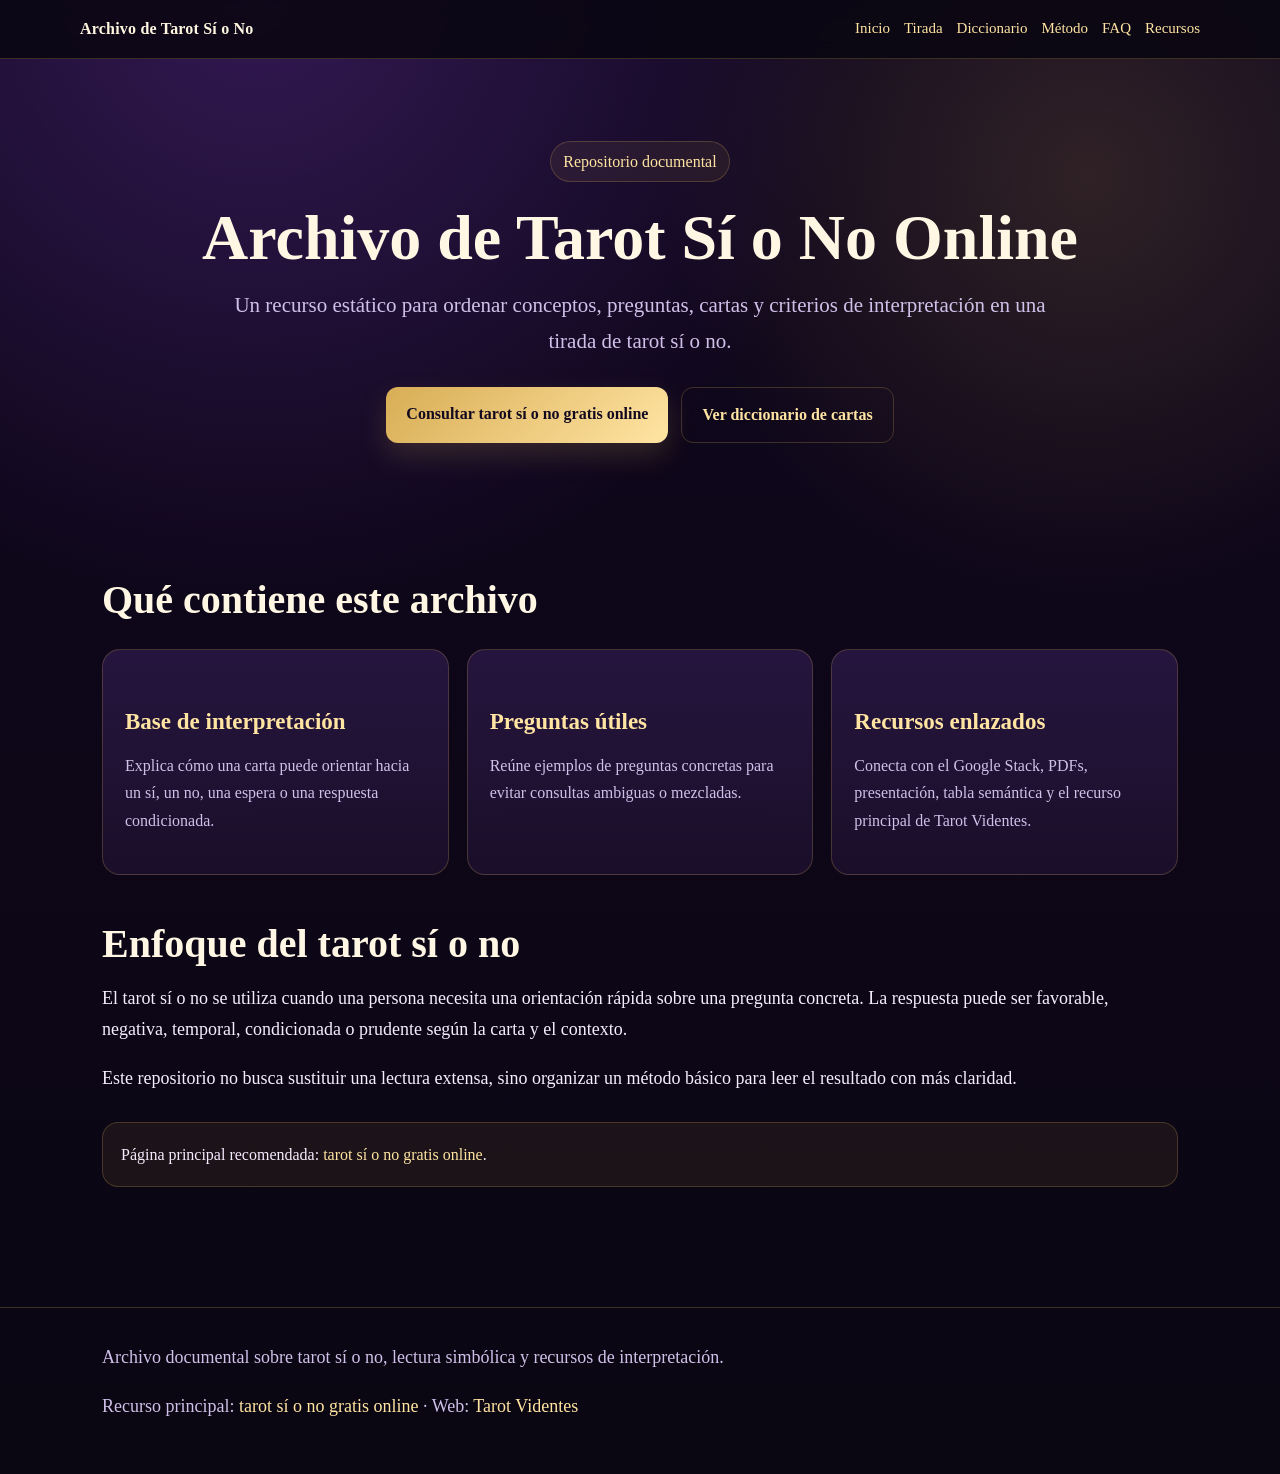
<file: index.html>
<!doctype html>
<html lang="es">
<head>
  <meta charset="utf-8">
  <meta name="viewport" content="width=device-width,initial-scale=1">
  <title>Archivo de Tarot Sí o No Online | Repositorio documental</title>
  <meta name="description" content="Repositorio documental sobre tarot sí o no online, interpretación de cartas, preguntas y recursos enlazados.">
  <meta name="robots" content="index,follow">
  <link rel="stylesheet" href="assets/style.css">
  <script type="application/ld+json">{
  "@context": "https://schema.org",
  "@type": "WebPage",
  "name": "Archivo de Tarot Sí o No Online | Repositorio documental",
  "description": "Repositorio documental sobre tarot sí o no online, interpretación de cartas, preguntas y recursos enlazados.",
  "inLanguage": "es",
  "about": [
    "tarot sí o no",
    "tirada de tarot",
    "cartas del tarot",
    "interpretación de cartas"
  ]
}</script>
</head>
<body>
<header class="topbar">
  <div class="wrap nav">
    <div class="brand">Archivo de Tarot Sí o No</div>
    <nav class="links">
      <a href="index.html">Inicio</a>
      <a href="tirada-tarot-si-o-no.html">Tirada</a>
      <a href="diccionario-cartas.html">Diccionario</a>
      <a href="metodo-interpretacion.html">Método</a>
      <a href="faq.html">FAQ</a>
      <a href="recursos.html">Recursos</a>
    </nav>
  </div>
</header>
<main>
<section class="hero">
  <div class="wrap">
    <span class="kicker">Repositorio documental</span>
    <h1>Archivo de Tarot Sí o No Online</h1>
    <p class="lead">Un recurso estático para ordenar conceptos, preguntas, cartas y criterios de interpretación en una tirada de tarot sí o no.</p>
    <div class="cta">
      <a class="button" href="https://tarotvidentes.com/tarot-si-o-no/">Consultar tarot sí o no gratis online</a>
      <a class="button alt" href="diccionario-cartas.html">Ver diccionario de cartas</a>
    </div>
  </div>
</section>
<section class="section">
  <div class="wrap">
    <h2>Qué contiene este archivo</h2>
    <div class="grid">
      <article class="card"><h3>Base de interpretación</h3><p>Explica cómo una carta puede orientar hacia un sí, un no, una espera o una respuesta condicionada.</p></article>
      <article class="card"><h3>Preguntas útiles</h3><p>Reúne ejemplos de preguntas concretas para evitar consultas ambiguas o mezcladas.</p></article>
      <article class="card"><h3>Recursos enlazados</h3><p>Conecta con el Google Stack, PDFs, presentación, tabla semántica y el recurso principal de Tarot Videntes.</p></article>
    </div>
    <h2>Enfoque del tarot sí o no</h2>
    <p>El tarot sí o no se utiliza cuando una persona necesita una orientación rápida sobre una pregunta concreta. La respuesta puede ser favorable, negativa, temporal, condicionada o prudente según la carta y el contexto.</p>
    <p>Este repositorio no busca sustituir una lectura extensa, sino organizar un método básico para leer el resultado con más claridad.</p>
    <div class="note">Página principal recomendada: <a href="https://tarotvidentes.com/tarot-si-o-no/">tarot sí o no gratis online</a>.</div>
  </div>
</section>
</main>
<footer class="footer">
  <div class="wrap">
    <p>Archivo documental sobre tarot sí o no, lectura simbólica y recursos de interpretación.</p>
    <p>Recurso principal: <a href="https://tarotvidentes.com/tarot-si-o-no/">tarot sí o no gratis online</a> · Web: <a href="https://tarotvidentes.com/">Tarot Videntes</a></p>
  </div>
</footer>
</body>
</html>
</file>
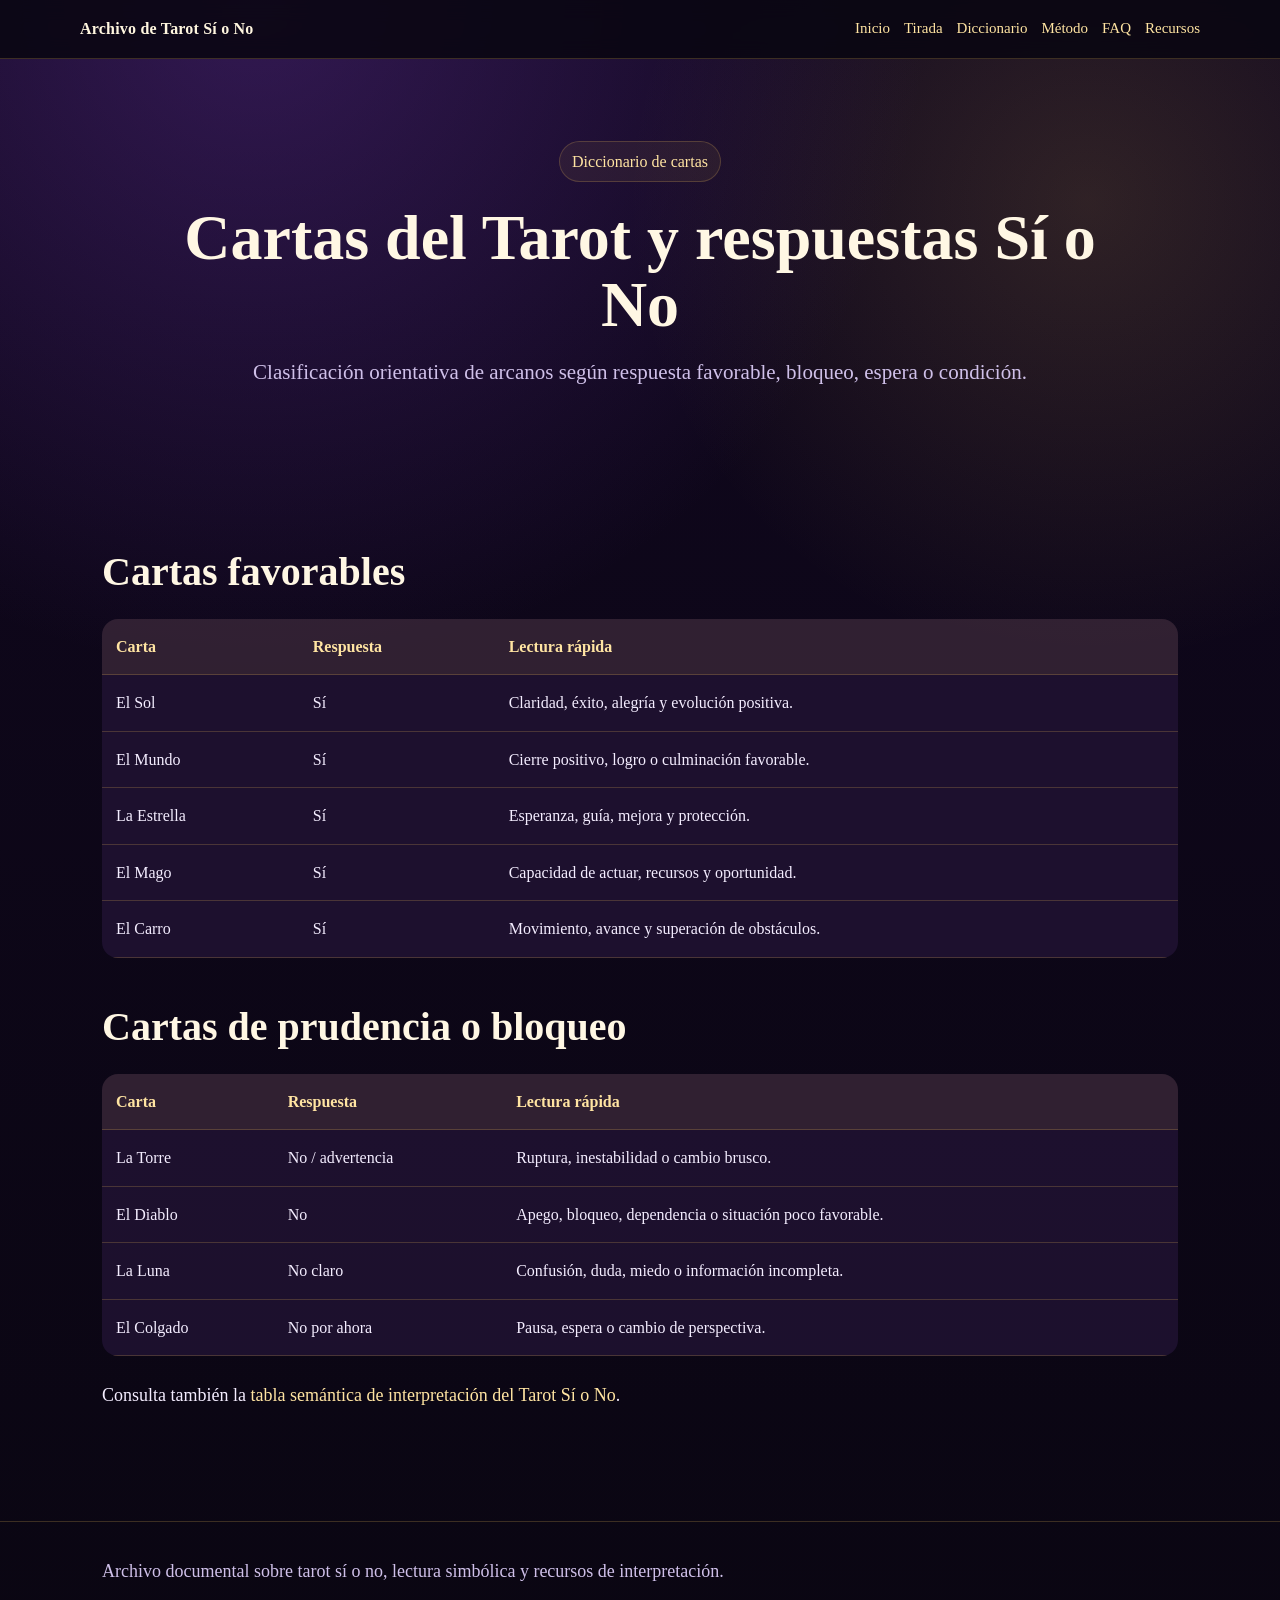
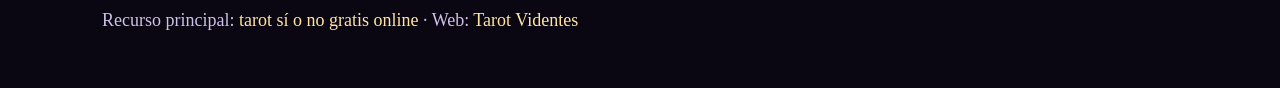
<file: diccionario-cartas.html>
<!doctype html>
<html lang="es">
<head>
  <meta charset="utf-8">
  <meta name="viewport" content="width=device-width,initial-scale=1">
  <title>Diccionario de cartas del Tarot Sí o No</title>
  <meta name="description" content="Cartas favorables, cartas de bloqueo y cartas condicionadas en una tirada de tarot sí o no.">
  <meta name="robots" content="index,follow">
  <link rel="stylesheet" href="assets/style.css">
  <script type="application/ld+json">{
  "@context": "https://schema.org",
  "@type": "WebPage",
  "name": "Diccionario de cartas del Tarot Sí o No",
  "description": "Cartas favorables, cartas de bloqueo y cartas condicionadas en una tirada de tarot sí o no.",
  "inLanguage": "es",
  "about": [
    "tarot sí o no",
    "tirada de tarot",
    "cartas del tarot",
    "interpretación de cartas"
  ]
}</script>
</head>
<body>
<header class="topbar">
  <div class="wrap nav">
    <div class="brand">Archivo de Tarot Sí o No</div>
    <nav class="links">
      <a href="index.html">Inicio</a>
      <a href="tirada-tarot-si-o-no.html">Tirada</a>
      <a href="diccionario-cartas.html">Diccionario</a>
      <a href="metodo-interpretacion.html">Método</a>
      <a href="faq.html">FAQ</a>
      <a href="recursos.html">Recursos</a>
    </nav>
  </div>
</header>
<main>
<section class="hero"><div class="wrap"><span class="kicker">Diccionario de cartas</span><h1>Cartas del Tarot y respuestas Sí o No</h1><p class="lead">Clasificación orientativa de arcanos según respuesta favorable, bloqueo, espera o condición.</p></div></section>
<section class="section"><div class="wrap">
  <h2>Cartas favorables</h2>
  <table class="table">
    <tr><th>Carta</th><th>Respuesta</th><th>Lectura rápida</th></tr>
    <tr><td>El Sol</td><td>Sí</td><td>Claridad, éxito, alegría y evolución positiva.</td></tr>
    <tr><td>El Mundo</td><td>Sí</td><td>Cierre positivo, logro o culminación favorable.</td></tr>
    <tr><td>La Estrella</td><td>Sí</td><td>Esperanza, guía, mejora y protección.</td></tr>
    <tr><td>El Mago</td><td>Sí</td><td>Capacidad de actuar, recursos y oportunidad.</td></tr>
    <tr><td>El Carro</td><td>Sí</td><td>Movimiento, avance y superación de obstáculos.</td></tr>
  </table>
  <h2>Cartas de prudencia o bloqueo</h2>
  <table class="table">
    <tr><th>Carta</th><th>Respuesta</th><th>Lectura rápida</th></tr>
    <tr><td>La Torre</td><td>No / advertencia</td><td>Ruptura, inestabilidad o cambio brusco.</td></tr>
    <tr><td>El Diablo</td><td>No</td><td>Apego, bloqueo, dependencia o situación poco favorable.</td></tr>
    <tr><td>La Luna</td><td>No claro</td><td>Confusión, duda, miedo o información incompleta.</td></tr>
    <tr><td>El Colgado</td><td>No por ahora</td><td>Pausa, espera o cambio de perspectiva.</td></tr>
  </table>
  <p>Consulta también la <a href="https://docs.google.com/spreadsheets/d/1L_llbC9Z9BmkYaM03Ptk5g47JxmmOupzt9XgpqCKIto/edit?usp=sharing">tabla semántica de interpretación del Tarot Sí o No</a>.</p>
</div></section>
</main>
<footer class="footer">
  <div class="wrap">
    <p>Archivo documental sobre tarot sí o no, lectura simbólica y recursos de interpretación.</p>
    <p>Recurso principal: <a href="https://tarotvidentes.com/tarot-si-o-no/">tarot sí o no gratis online</a> · Web: <a href="https://tarotvidentes.com/">Tarot Videntes</a></p>
  </div>
</footer>
</body>
</html>
</file>
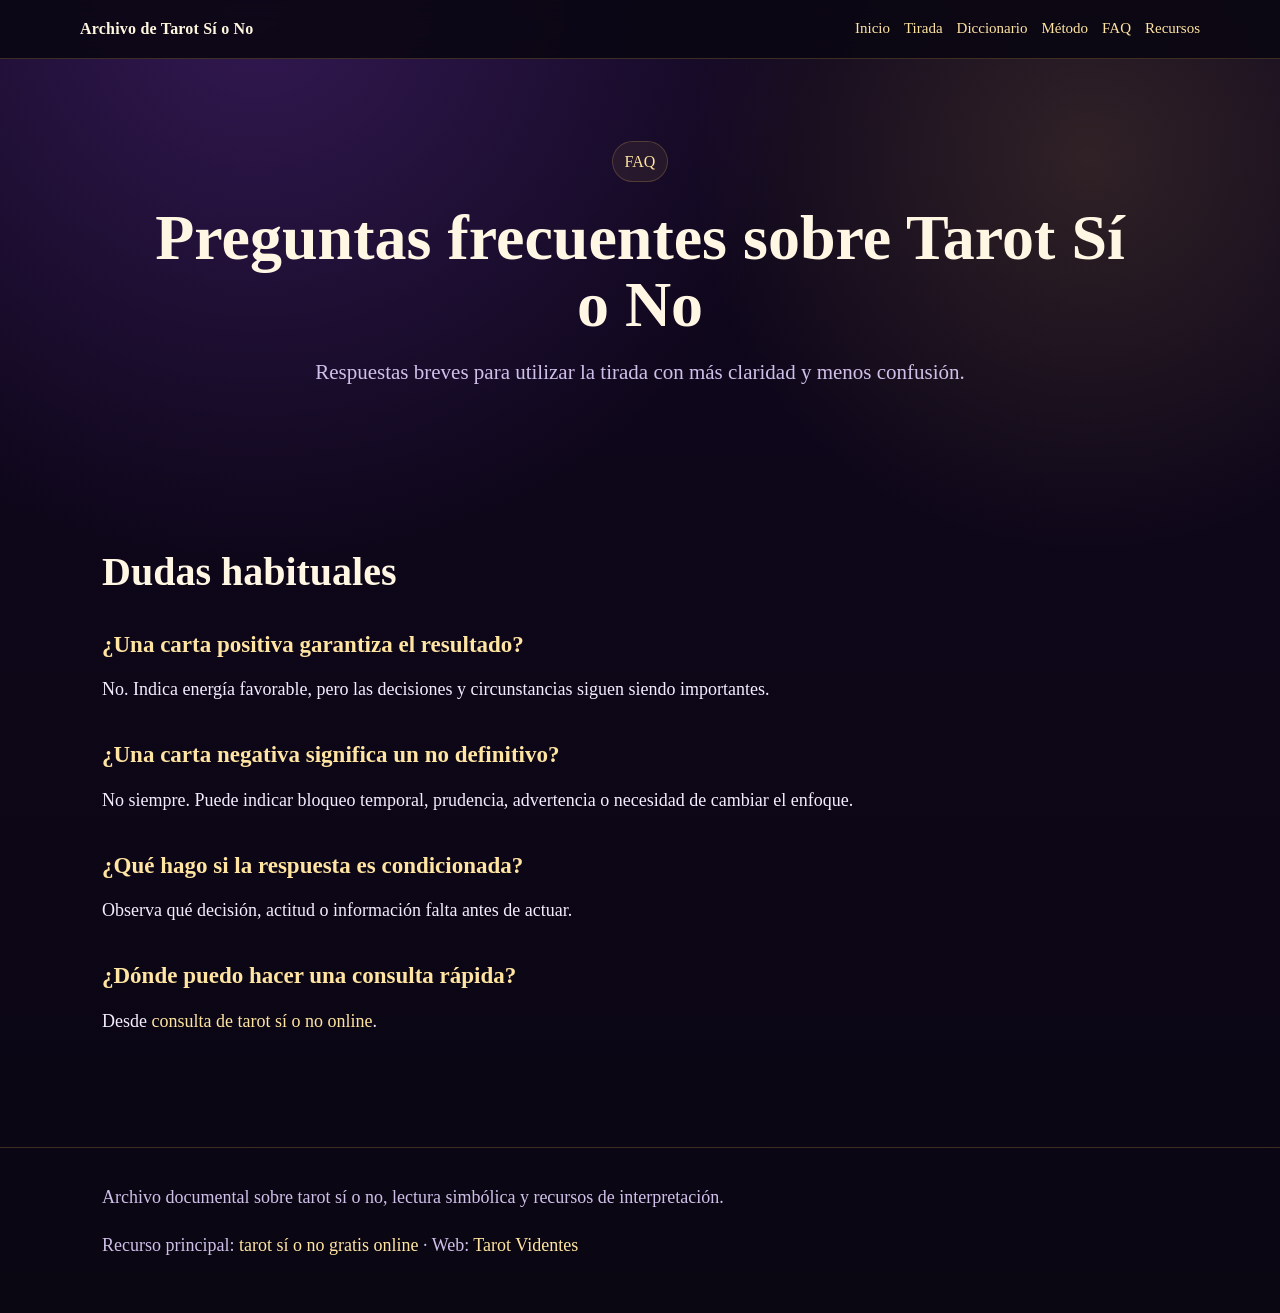
<file: faq.html>
<!doctype html>
<html lang="es">
<head>
  <meta charset="utf-8">
  <meta name="viewport" content="width=device-width,initial-scale=1">
  <title>FAQ sobre Tarot Sí o No Online</title>
  <meta name="description" content="Preguntas frecuentes sobre tarot sí o no online, cartas positivas, cartas negativas y respuestas condicionadas.">
  <meta name="robots" content="index,follow">
  <link rel="stylesheet" href="assets/style.css">
  <script type="application/ld+json">{
  "@context": "https://schema.org",
  "@type": "WebPage",
  "name": "FAQ sobre Tarot Sí o No Online",
  "description": "Preguntas frecuentes sobre tarot sí o no online, cartas positivas, cartas negativas y respuestas condicionadas.",
  "inLanguage": "es",
  "about": [
    "tarot sí o no",
    "tirada de tarot",
    "cartas del tarot",
    "interpretación de cartas"
  ]
}</script>
</head>
<body>
<header class="topbar">
  <div class="wrap nav">
    <div class="brand">Archivo de Tarot Sí o No</div>
    <nav class="links">
      <a href="index.html">Inicio</a>
      <a href="tirada-tarot-si-o-no.html">Tirada</a>
      <a href="diccionario-cartas.html">Diccionario</a>
      <a href="metodo-interpretacion.html">Método</a>
      <a href="faq.html">FAQ</a>
      <a href="recursos.html">Recursos</a>
    </nav>
  </div>
</header>
<main>
<section class="hero"><div class="wrap"><span class="kicker">FAQ</span><h1>Preguntas frecuentes sobre Tarot Sí o No</h1><p class="lead">Respuestas breves para utilizar la tirada con más claridad y menos confusión.</p></div></section>
<section class="section"><div class="wrap">
  <h2>Dudas habituales</h2>
  <h3>¿Una carta positiva garantiza el resultado?</h3>
  <p>No. Indica energía favorable, pero las decisiones y circunstancias siguen siendo importantes.</p>
  <h3>¿Una carta negativa significa un no definitivo?</h3>
  <p>No siempre. Puede indicar bloqueo temporal, prudencia, advertencia o necesidad de cambiar el enfoque.</p>
  <h3>¿Qué hago si la respuesta es condicionada?</h3>
  <p>Observa qué decisión, actitud o información falta antes de actuar.</p>
  <h3>¿Dónde puedo hacer una consulta rápida?</h3>
  <p>Desde <a href="https://tarotvidentes.com/tarot-si-o-no/">consulta de tarot sí o no online</a>.</p>
</div></section>
<script type="application/ld+json">
{
  "@context":"https://schema.org",
  "@type":"FAQPage",
  "mainEntity":[
    {"@type":"Question","name":"¿Una carta positiva garantiza el resultado?","acceptedAnswer":{"@type":"Answer","text":"No. Indica energía favorable, pero las decisiones y circunstancias siguen siendo importantes."}},
    {"@type":"Question","name":"¿Una carta negativa significa un no definitivo?","acceptedAnswer":{"@type":"Answer","text":"No siempre. Puede indicar bloqueo temporal, prudencia, advertencia o necesidad de cambiar el enfoque."}},
    {"@type":"Question","name":"¿Qué hago si la respuesta es condicionada?","acceptedAnswer":{"@type":"Answer","text":"Observa qué decisión, actitud o información falta antes de actuar."}},
    {"@type":"Question","name":"¿Dónde puedo hacer una consulta rápida?","acceptedAnswer":{"@type":"Answer","text":"Puedes realizar una consulta desde la página de tarot sí o no gratis online de Tarot Videntes."}}
  ]
}
</script>
</main>
<footer class="footer">
  <div class="wrap">
    <p>Archivo documental sobre tarot sí o no, lectura simbólica y recursos de interpretación.</p>
    <p>Recurso principal: <a href="https://tarotvidentes.com/tarot-si-o-no/">tarot sí o no gratis online</a> · Web: <a href="https://tarotvidentes.com/">Tarot Videntes</a></p>
  </div>
</footer>
</body>
</html>
</file>
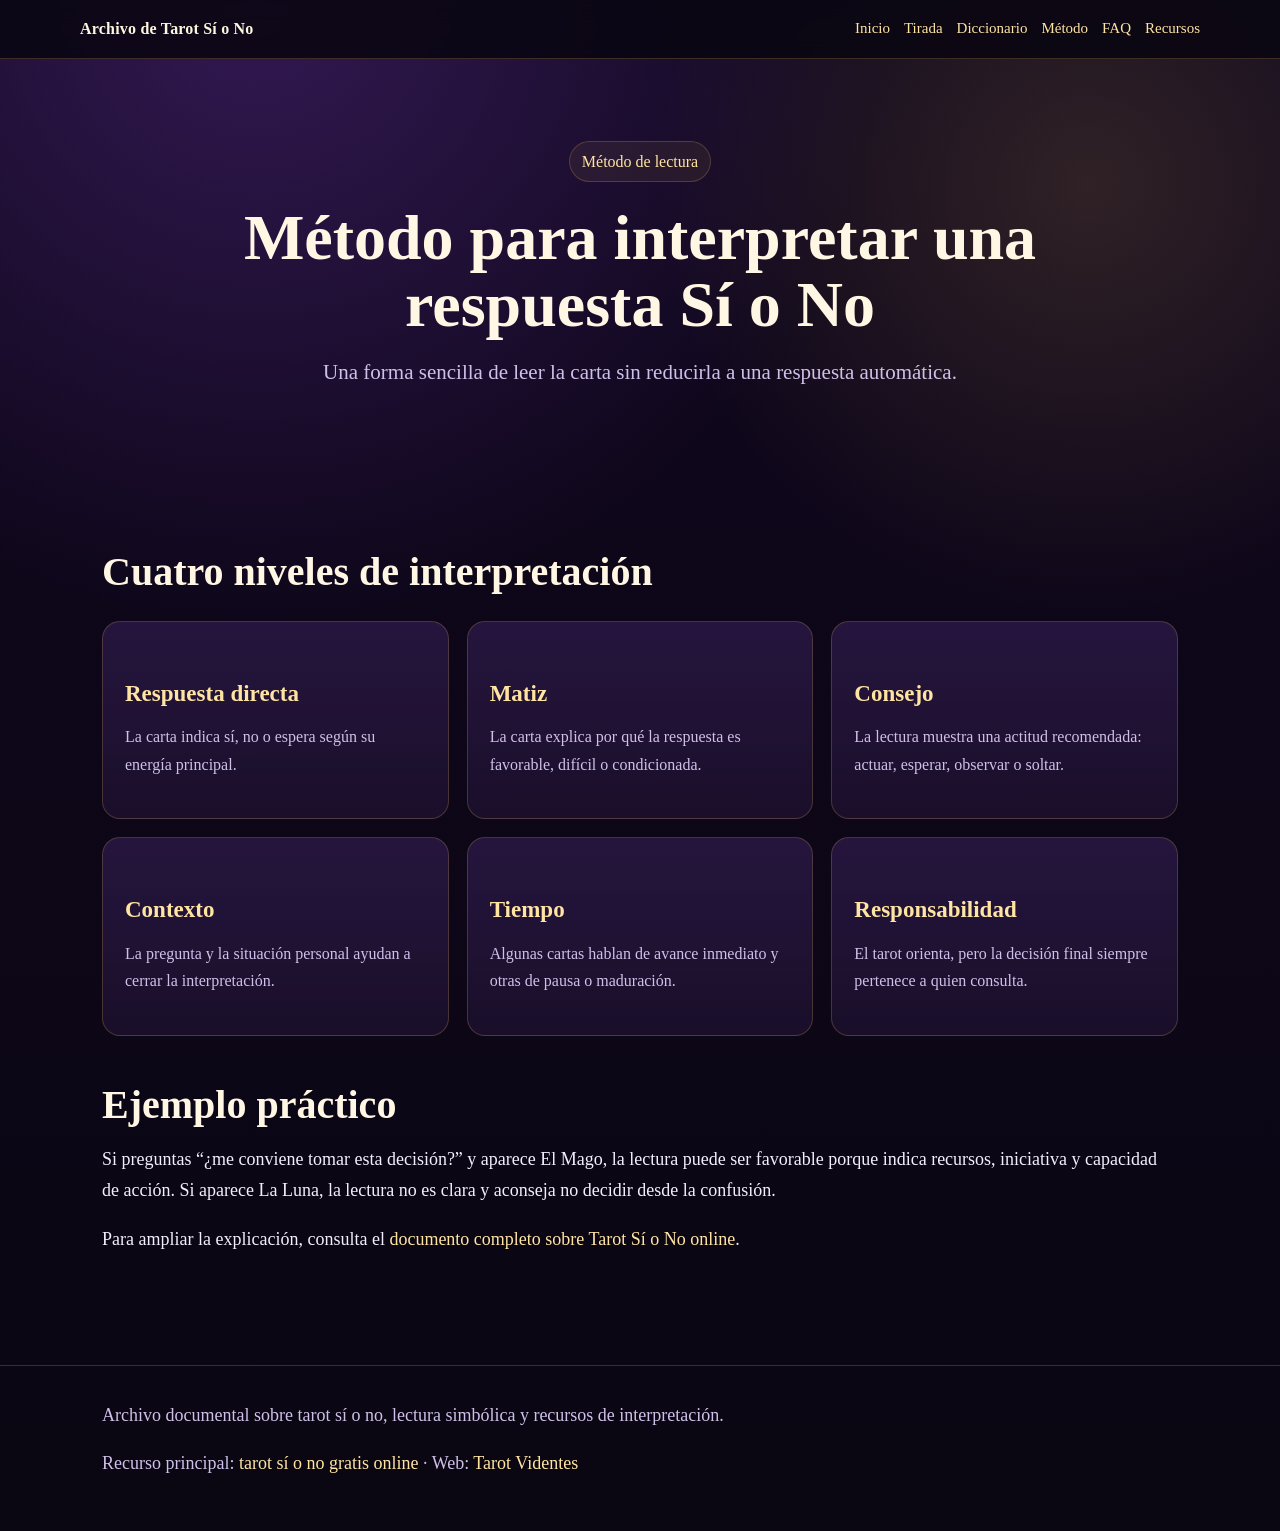
<file: metodo-interpretacion.html>
<!doctype html>
<html lang="es">
<head>
  <meta charset="utf-8">
  <meta name="viewport" content="width=device-width,initial-scale=1">
  <title>Método de interpretación del Tarot Sí o No</title>
  <meta name="description" content="Método sencillo para interpretar una carta en una tirada de tarot sí o no sin reducirla a una respuesta automática.">
  <meta name="robots" content="index,follow">
  <link rel="stylesheet" href="assets/style.css">
  <script type="application/ld+json">{
  "@context": "https://schema.org",
  "@type": "WebPage",
  "name": "Método de interpretación del Tarot Sí o No",
  "description": "Método sencillo para interpretar una carta en una tirada de tarot sí o no sin reducirla a una respuesta automática.",
  "inLanguage": "es",
  "about": [
    "tarot sí o no",
    "tirada de tarot",
    "cartas del tarot",
    "interpretación de cartas"
  ]
}</script>
</head>
<body>
<header class="topbar">
  <div class="wrap nav">
    <div class="brand">Archivo de Tarot Sí o No</div>
    <nav class="links">
      <a href="index.html">Inicio</a>
      <a href="tirada-tarot-si-o-no.html">Tirada</a>
      <a href="diccionario-cartas.html">Diccionario</a>
      <a href="metodo-interpretacion.html">Método</a>
      <a href="faq.html">FAQ</a>
      <a href="recursos.html">Recursos</a>
    </nav>
  </div>
</header>
<main>
<section class="hero"><div class="wrap"><span class="kicker">Método de lectura</span><h1>Método para interpretar una respuesta Sí o No</h1><p class="lead">Una forma sencilla de leer la carta sin reducirla a una respuesta automática.</p></div></section>
<section class="section"><div class="wrap">
  <h2>Cuatro niveles de interpretación</h2>
  <div class="grid">
    <div class="card"><h3>Respuesta directa</h3><p>La carta indica sí, no o espera según su energía principal.</p></div>
    <div class="card"><h3>Matiz</h3><p>La carta explica por qué la respuesta es favorable, difícil o condicionada.</p></div>
    <div class="card"><h3>Consejo</h3><p>La lectura muestra una actitud recomendada: actuar, esperar, observar o soltar.</p></div>
    <div class="card"><h3>Contexto</h3><p>La pregunta y la situación personal ayudan a cerrar la interpretación.</p></div>
    <div class="card"><h3>Tiempo</h3><p>Algunas cartas hablan de avance inmediato y otras de pausa o maduración.</p></div>
    <div class="card"><h3>Responsabilidad</h3><p>El tarot orienta, pero la decisión final siempre pertenece a quien consulta.</p></div>
  </div>
  <h2>Ejemplo práctico</h2>
  <p>Si preguntas “¿me conviene tomar esta decisión?” y aparece El Mago, la lectura puede ser favorable porque indica recursos, iniciativa y capacidad de acción. Si aparece La Luna, la lectura no es clara y aconseja no decidir desde la confusión.</p>
  <p>Para ampliar la explicación, consulta el <a href="https://docs.google.com/document/d/1cA_gqbW6EicRhZUFqx6EE2psNbMrOMuXsx9j4iXfJUM/">documento completo sobre Tarot Sí o No online</a>.</p>
</div></section>
</main>
<footer class="footer">
  <div class="wrap">
    <p>Archivo documental sobre tarot sí o no, lectura simbólica y recursos de interpretación.</p>
    <p>Recurso principal: <a href="https://tarotvidentes.com/tarot-si-o-no/">tarot sí o no gratis online</a> · Web: <a href="https://tarotvidentes.com/">Tarot Videntes</a></p>
  </div>
</footer>
</body>
</html>
</file>
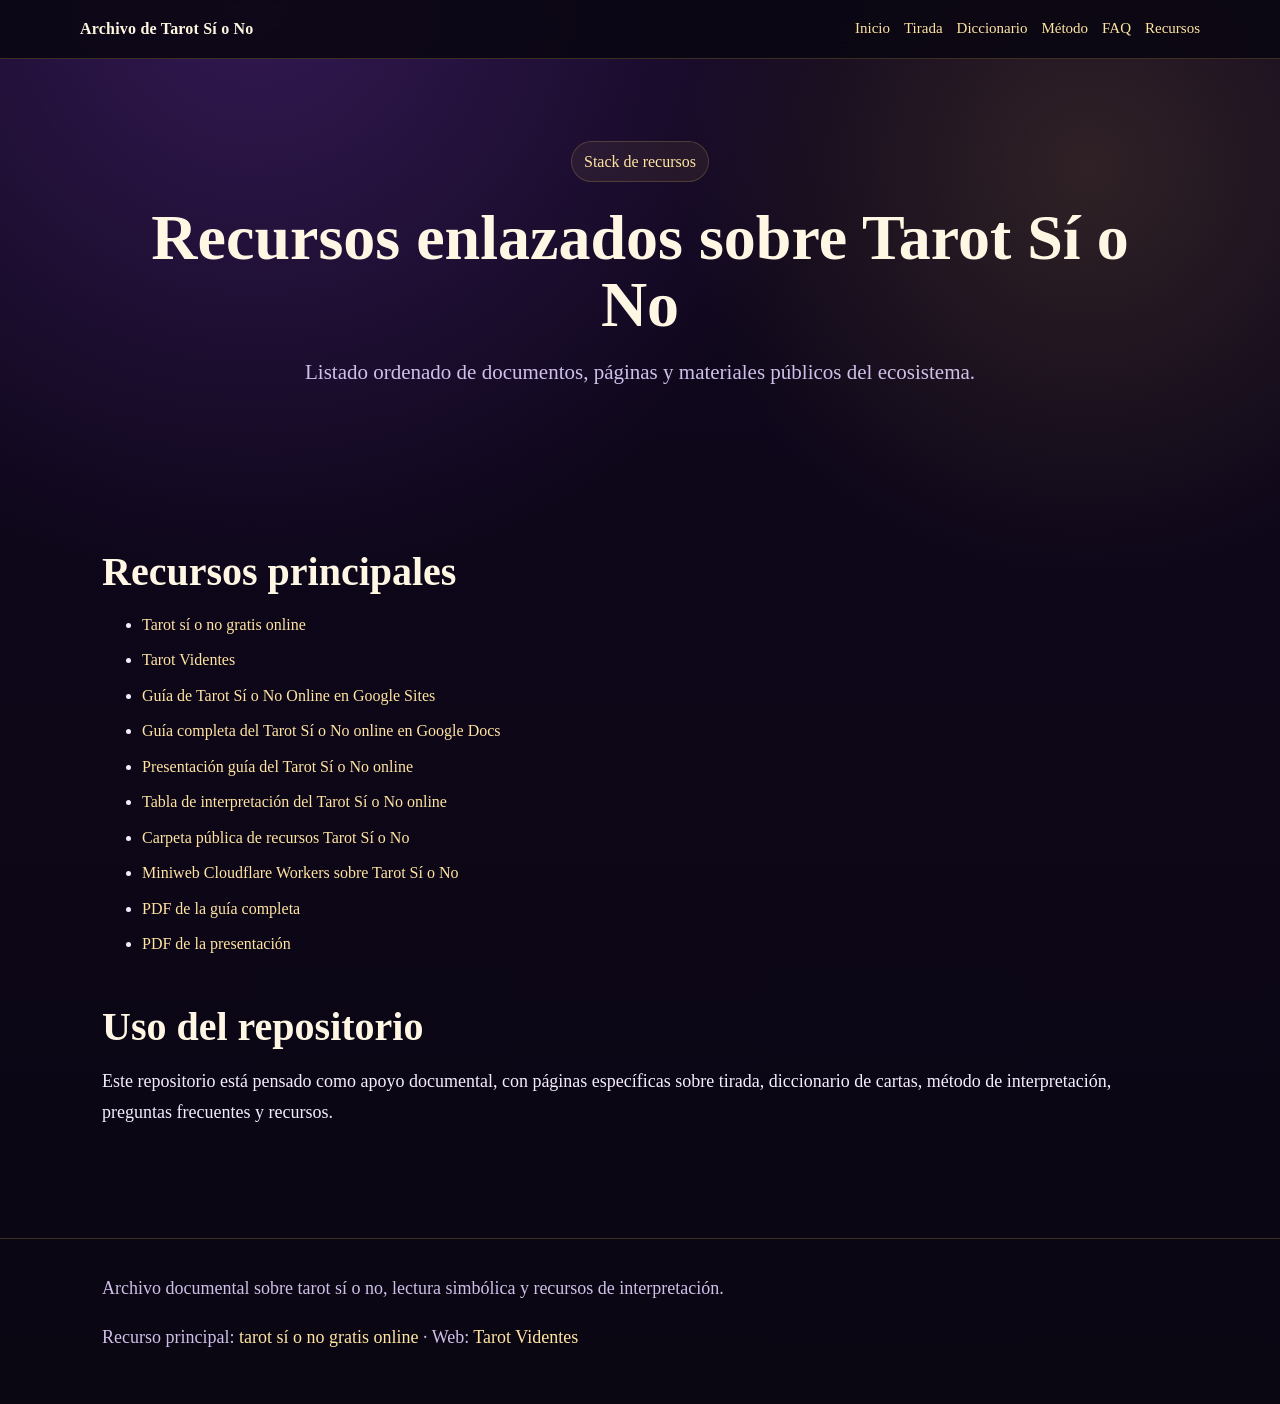
<file: recursos.html>
<!doctype html>
<html lang="es">
<head>
  <meta charset="utf-8">
  <meta name="viewport" content="width=device-width,initial-scale=1">
  <title>Recursos enlazados de Tarot Sí o No</title>
  <meta name="description" content="Recursos públicos del stack de tarot sí o no online: Google Sites, Docs, Slides, Sheet, PDFs y Cloudflare.">
  <meta name="robots" content="index,follow">
  <link rel="stylesheet" href="assets/style.css">
  <script type="application/ld+json">{
  "@context": "https://schema.org",
  "@type": "WebPage",
  "name": "Recursos enlazados de Tarot Sí o No",
  "description": "Recursos públicos del stack de tarot sí o no online: Google Sites, Docs, Slides, Sheet, PDFs y Cloudflare.",
  "inLanguage": "es",
  "about": [
    "tarot sí o no",
    "tirada de tarot",
    "cartas del tarot",
    "interpretación de cartas"
  ]
}</script>
</head>
<body>
<header class="topbar">
  <div class="wrap nav">
    <div class="brand">Archivo de Tarot Sí o No</div>
    <nav class="links">
      <a href="index.html">Inicio</a>
      <a href="tirada-tarot-si-o-no.html">Tirada</a>
      <a href="diccionario-cartas.html">Diccionario</a>
      <a href="metodo-interpretacion.html">Método</a>
      <a href="faq.html">FAQ</a>
      <a href="recursos.html">Recursos</a>
    </nav>
  </div>
</header>
<main>
<section class="hero"><div class="wrap"><span class="kicker">Stack de recursos</span><h1>Recursos enlazados sobre Tarot Sí o No</h1><p class="lead">Listado ordenado de documentos, páginas y materiales públicos del ecosistema.</p></div></section>
<section class="section"><div class="wrap">
  <h2>Recursos principales</h2>
  <ul>
    <li><a href="https://tarotvidentes.com/tarot-si-o-no/">Tarot sí o no gratis online</a></li>
    <li><a href="https://tarotvidentes.com/">Tarot Videntes</a></li>
    <li><a href="https://sites.google.com/view/guia-tarot-si-o-no-online/inicio">Guía de Tarot Sí o No Online en Google Sites</a></li>
    <li><a href="https://docs.google.com/document/d/1cA_gqbW6EicRhZUFqx6EE2psNbMrOMuXsx9j4iXfJUM/">Guía completa del Tarot Sí o No online en Google Docs</a></li>
    <li><a href="https://docs.google.com/presentation/d/141WyYdhKmhFr2HakRfMDZ3bNe6I_Ej6s4H-6tcfnvBM/edit?usp=sharing">Presentación guía del Tarot Sí o No online</a></li>
    <li><a href="https://docs.google.com/spreadsheets/d/1L_llbC9Z9BmkYaM03Ptk5g47JxmmOupzt9XgpqCKIto/edit?usp=sharing">Tabla de interpretación del Tarot Sí o No online</a></li>
    <li><a href="https://drive.google.com/drive/folders/1EtVZKEsi8zYTXupPwbutnBBmi6RRfxve?usp=sharing">Carpeta pública de recursos Tarot Sí o No</a></li>
    <li><a href="https://bitter-moon-4f54.peterpsul6989.workers.dev/">Miniweb Cloudflare Workers sobre Tarot Sí o No</a></li>
    <li><a href="https://drive.google.com/file/d/1o3UDUMITw8S2Gyr11djx0Dg6j9R21A_9/view?usp=sharing">PDF de la guía completa</a></li>
    <li><a href="https://drive.google.com/file/d/1_z_d5673kVd-VJqAyNWMNzN1geb4gEsZ/view?usp=sharing">PDF de la presentación</a></li>
  </ul>
  <h2>Uso del repositorio</h2>
  <p>Este repositorio está pensado como apoyo documental, con páginas específicas sobre tirada, diccionario de cartas, método de interpretación, preguntas frecuentes y recursos.</p>
</div></section>
</main>
<footer class="footer">
  <div class="wrap">
    <p>Archivo documental sobre tarot sí o no, lectura simbólica y recursos de interpretación.</p>
    <p>Recurso principal: <a href="https://tarotvidentes.com/tarot-si-o-no/">tarot sí o no gratis online</a> · Web: <a href="https://tarotvidentes.com/">Tarot Videntes</a></p>
  </div>
</footer>
</body>
</html>
</file>
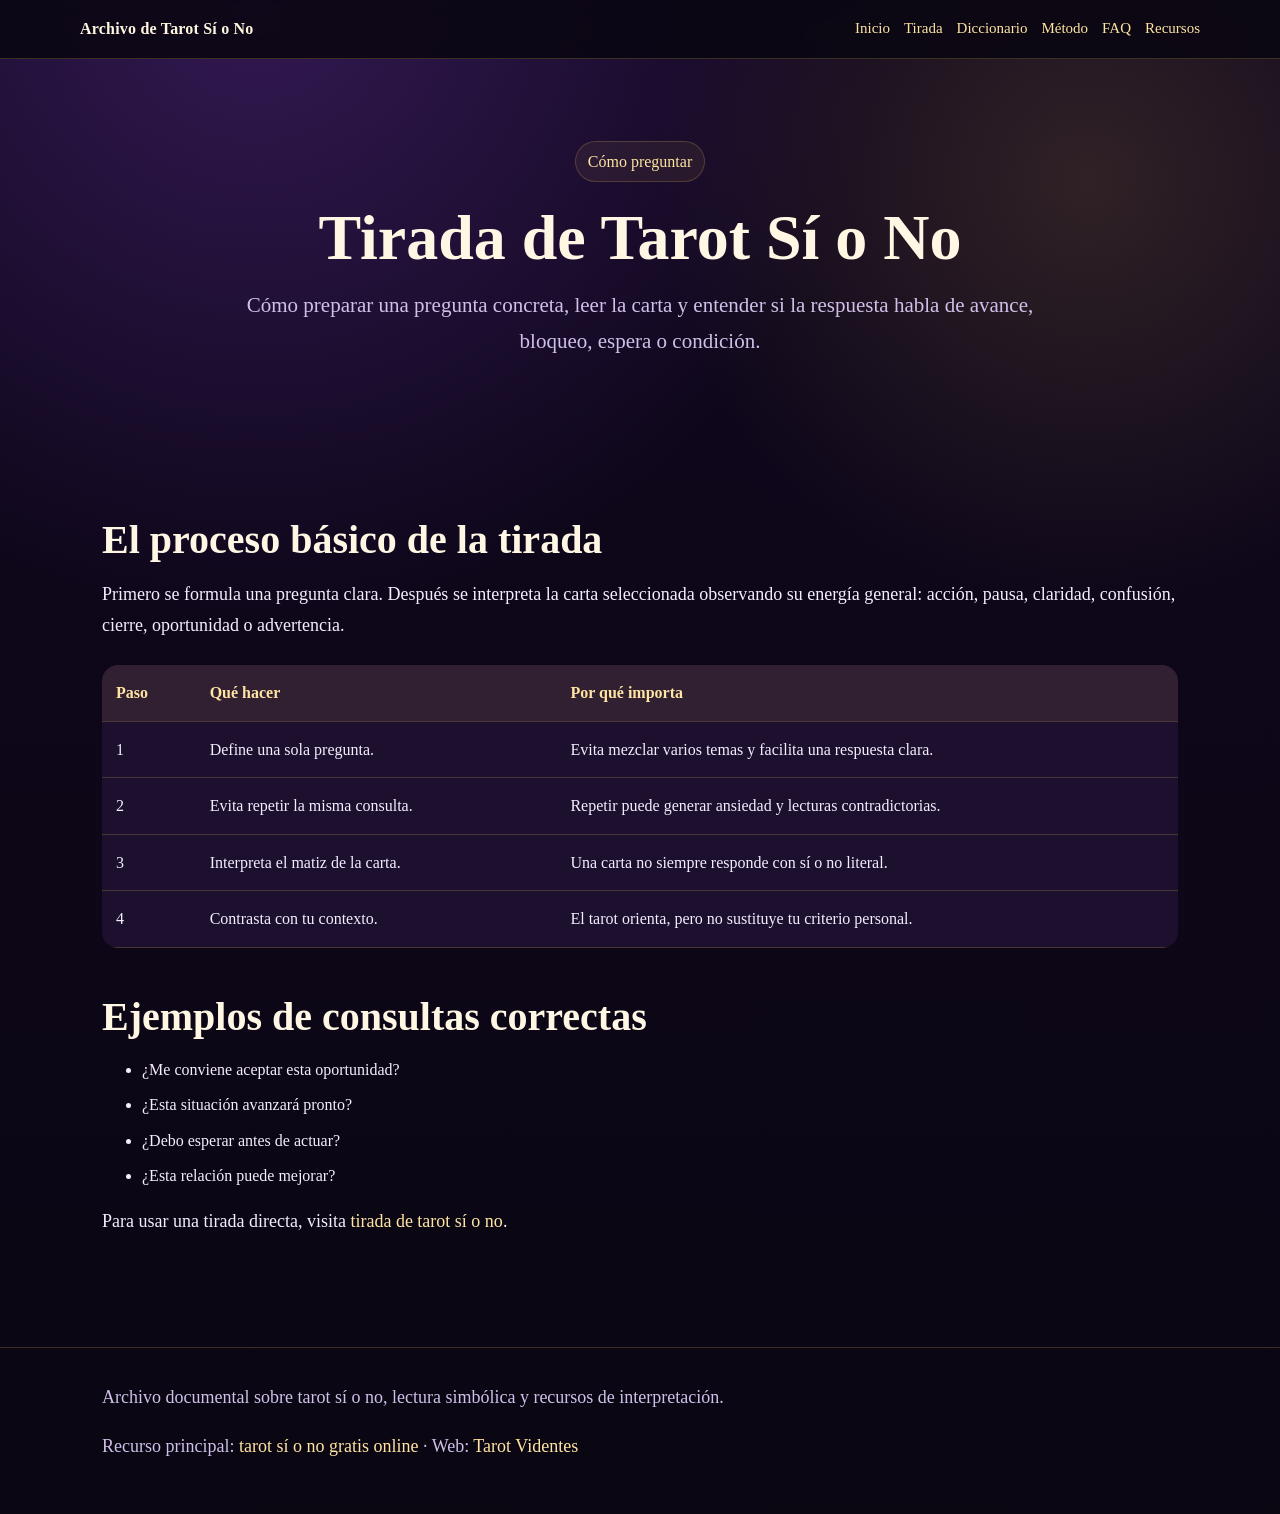
<file: tirada-tarot-si-o-no.html>
<!doctype html>
<html lang="es">
<head>
  <meta charset="utf-8">
  <meta name="viewport" content="width=device-width,initial-scale=1">
  <title>Tirada de Tarot Sí o No | Cómo preguntar e interpretar</title>
  <meta name="description" content="Guía sobre cómo formular una pregunta y leer una tirada de tarot sí o no online.">
  <meta name="robots" content="index,follow">
  <link rel="stylesheet" href="assets/style.css">
  <script type="application/ld+json">{
  "@context": "https://schema.org",
  "@type": "WebPage",
  "name": "Tirada de Tarot Sí o No | Cómo preguntar e interpretar",
  "description": "Guía sobre cómo formular una pregunta y leer una tirada de tarot sí o no online.",
  "inLanguage": "es",
  "about": [
    "tarot sí o no",
    "tirada de tarot",
    "cartas del tarot",
    "interpretación de cartas"
  ]
}</script>
</head>
<body>
<header class="topbar">
  <div class="wrap nav">
    <div class="brand">Archivo de Tarot Sí o No</div>
    <nav class="links">
      <a href="index.html">Inicio</a>
      <a href="tirada-tarot-si-o-no.html">Tirada</a>
      <a href="diccionario-cartas.html">Diccionario</a>
      <a href="metodo-interpretacion.html">Método</a>
      <a href="faq.html">FAQ</a>
      <a href="recursos.html">Recursos</a>
    </nav>
  </div>
</header>
<main>
<section class="hero"><div class="wrap"><span class="kicker">Cómo preguntar</span><h1>Tirada de Tarot Sí o No</h1><p class="lead">Cómo preparar una pregunta concreta, leer la carta y entender si la respuesta habla de avance, bloqueo, espera o condición.</p></div></section>
<section class="section"><div class="wrap">
  <h2>El proceso básico de la tirada</h2>
  <p>Primero se formula una pregunta clara. Después se interpreta la carta seleccionada observando su energía general: acción, pausa, claridad, confusión, cierre, oportunidad o advertencia.</p>
  <table class="table">
    <tr><th>Paso</th><th>Qué hacer</th><th>Por qué importa</th></tr>
    <tr><td>1</td><td>Define una sola pregunta.</td><td>Evita mezclar varios temas y facilita una respuesta clara.</td></tr>
    <tr><td>2</td><td>Evita repetir la misma consulta.</td><td>Repetir puede generar ansiedad y lecturas contradictorias.</td></tr>
    <tr><td>3</td><td>Interpreta el matiz de la carta.</td><td>Una carta no siempre responde con sí o no literal.</td></tr>
    <tr><td>4</td><td>Contrasta con tu contexto.</td><td>El tarot orienta, pero no sustituye tu criterio personal.</td></tr>
  </table>
  <h2>Ejemplos de consultas correctas</h2>
  <ul>
    <li>¿Me conviene aceptar esta oportunidad?</li>
    <li>¿Esta situación avanzará pronto?</li>
    <li>¿Debo esperar antes de actuar?</li>
    <li>¿Esta relación puede mejorar?</li>
  </ul>
  <p>Para usar una tirada directa, visita <a href="https://tarotvidentes.com/tarot-si-o-no/">tirada de tarot sí o no</a>.</p>
</div></section>
</main>
<footer class="footer">
  <div class="wrap">
    <p>Archivo documental sobre tarot sí o no, lectura simbólica y recursos de interpretación.</p>
    <p>Recurso principal: <a href="https://tarotvidentes.com/tarot-si-o-no/">tarot sí o no gratis online</a> · Web: <a href="https://tarotvidentes.com/">Tarot Videntes</a></p>
  </div>
</footer>
</body>
</html>
</file>
<file: assets/style.css>
:root{
  --bg:#0d0717;
  --bg-soft:#170d28;
  --panel:#241538;
  --panel2:#2e1b4b;
  --gold:#d8ad55;
  --gold2:#ffe4a2;
  --text:#f4edff;
  --muted:#cfc0e9;
  --line:rgba(216,173,85,.24);
}
*{box-sizing:border-box}
html{scroll-behavior:smooth}
body{
  margin:0;
  background:
    radial-gradient(circle at 20% 0%, rgba(92,46,145,.45), transparent 34%),
    radial-gradient(circle at 85% 12%, rgba(216,173,85,.16), transparent 25%),
    linear-gradient(180deg,#10071e 0%,#0a0612 100%);
  color:var(--text);
  font-family: ui-serif, Georgia, Cambria, "Times New Roman", serif;
  line-height:1.72;
}
a{color:var(--gold2);text-decoration:none}
a:hover{text-decoration:underline}
.wrap{max-width:1120px;margin:auto;padding:0 22px}
.topbar{border-bottom:1px solid var(--line);background:rgba(10,6,18,.88);position:sticky;top:0;z-index:50;backdrop-filter:blur(10px)}
.nav{display:flex;justify-content:space-between;align-items:center;gap:20px;padding:15px 0}
.brand{font-weight:800;color:#fff6df;letter-spacing:.2px}
.links{display:flex;gap:14px;flex-wrap:wrap;font-size:15px}
.hero{padding:82px 0 54px;text-align:center}
.kicker{color:var(--gold2);border:1px solid var(--line);border-radius:99px;padding:6px 12px;display:inline-block;background:rgba(216,173,85,.08)}
h1{font-size:clamp(34px,6vw,64px);line-height:1.05;margin:22px auto 16px;color:#fff7e4;max-width:980px}
h2{font-size:clamp(26px,4vw,40px);line-height:1.15;margin:46px 0 16px;color:#fff7e4}
h3{font-size:23px;margin:30px 0 10px;color:var(--gold2)}
p{font-size:18px;margin:0 0 18px}
.lead{max-width:860px;margin:0 auto 24px;color:var(--muted);font-size:21px}
.cta{display:flex;gap:13px;justify-content:center;flex-wrap:wrap;margin-top:28px}
.button{padding:13px 20px;border-radius:12px;background:linear-gradient(135deg,var(--gold),var(--gold2));color:#13091f;font-weight:800;box-shadow:0 12px 28px rgba(216,173,85,.18)}
.button.alt{background:transparent;color:var(--gold2);border:1px solid var(--line);box-shadow:none}
.section{padding:34px 0}
.grid{display:grid;grid-template-columns:repeat(3,1fr);gap:18px;margin:26px 0}
.card{padding:22px;border:1px solid var(--line);border-radius:18px;background:linear-gradient(180deg,rgba(46,27,75,.75),rgba(36,21,56,.58))}
.card p,.muted{color:var(--muted);font-size:16px}
.table{width:100%;border-collapse:collapse;border-radius:16px;overflow:hidden;background:rgba(36,21,56,.7);margin:24px 0}
.table th,.table td{border-bottom:1px solid var(--line);padding:14px;text-align:left;vertical-align:top}
.table th{background:rgba(216,173,85,.1);color:var(--gold2)}
.note{border:1px solid var(--line);background:rgba(216,173,85,.08);border-radius:16px;padding:18px;margin:28px 0}
.footer{border-top:1px solid var(--line);margin-top:58px;padding:34px 0;color:var(--muted)}
code{background:rgba(255,255,255,.08);padding:2px 6px;border-radius:6px}
ul li{margin-bottom:8px}
@media(max-width:850px){
  .grid{grid-template-columns:1fr}
  .nav{align-items:flex-start;flex-direction:column}
}
</file>
